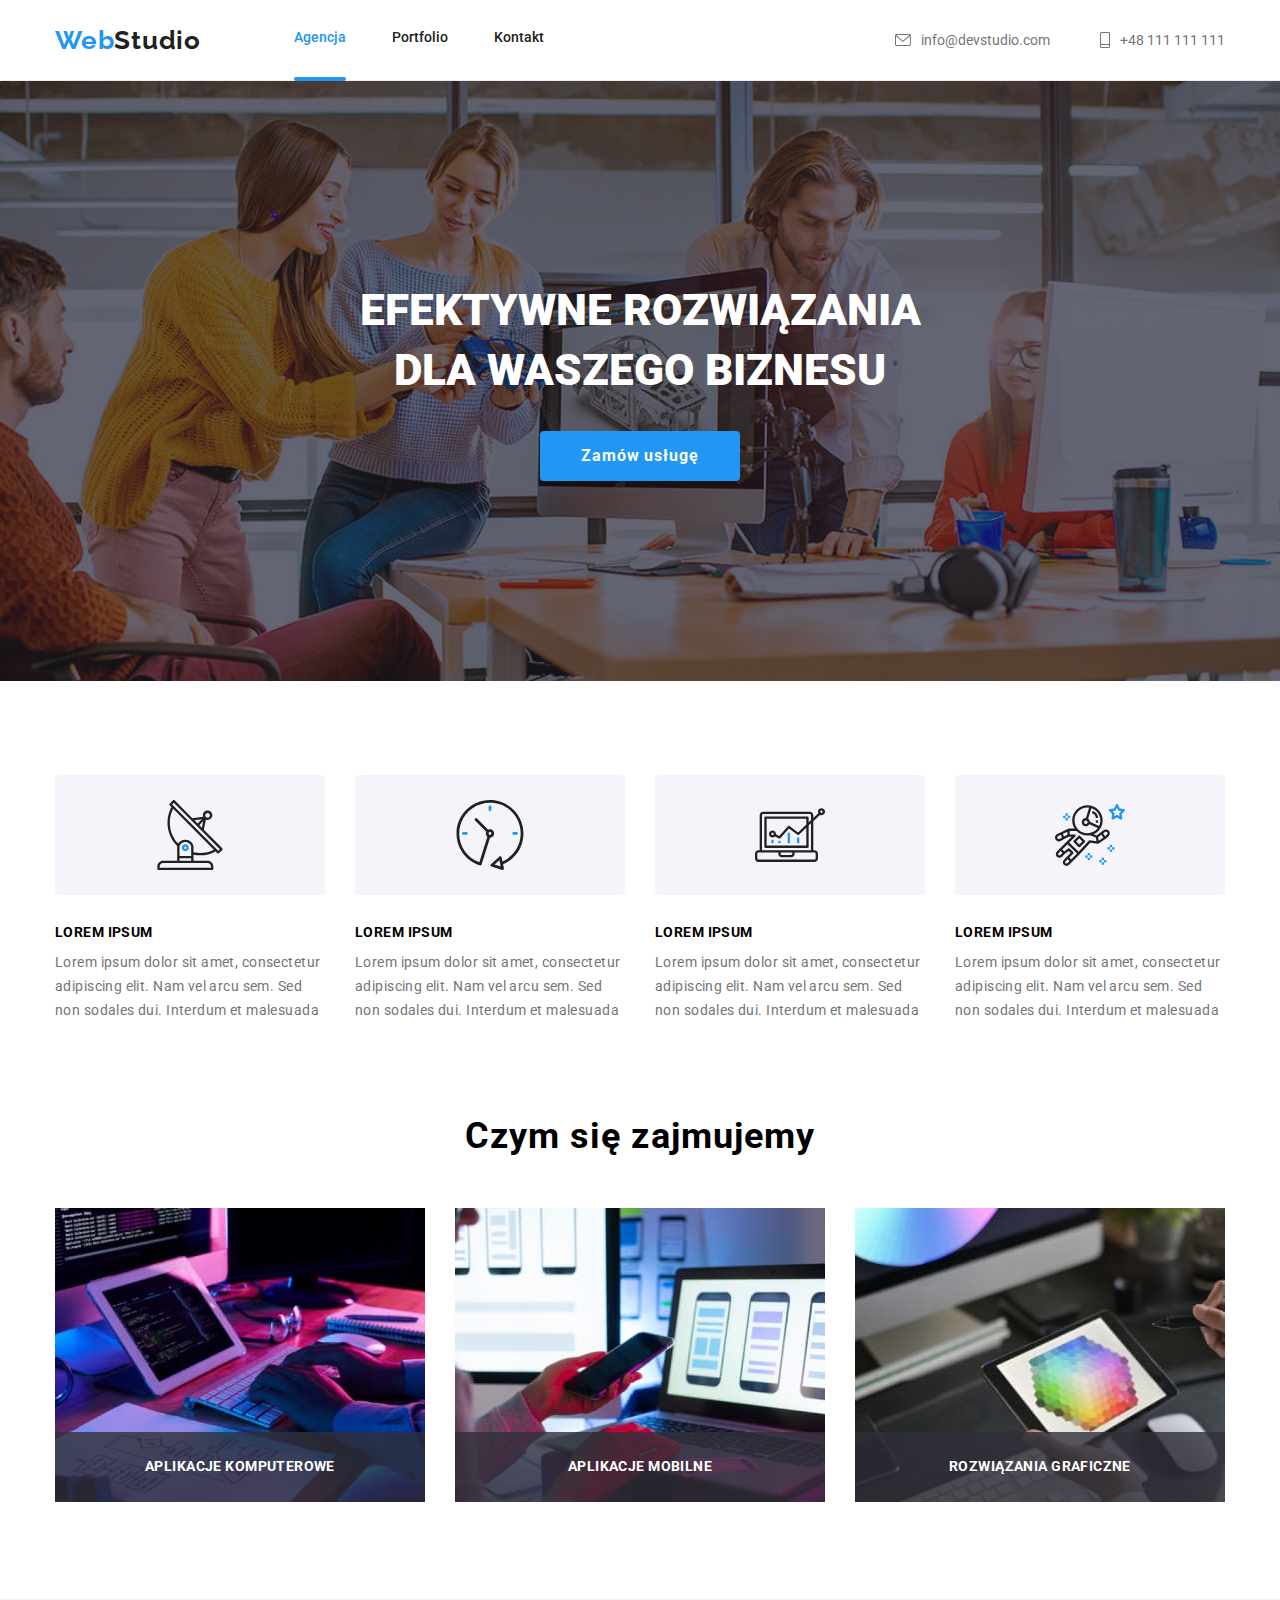
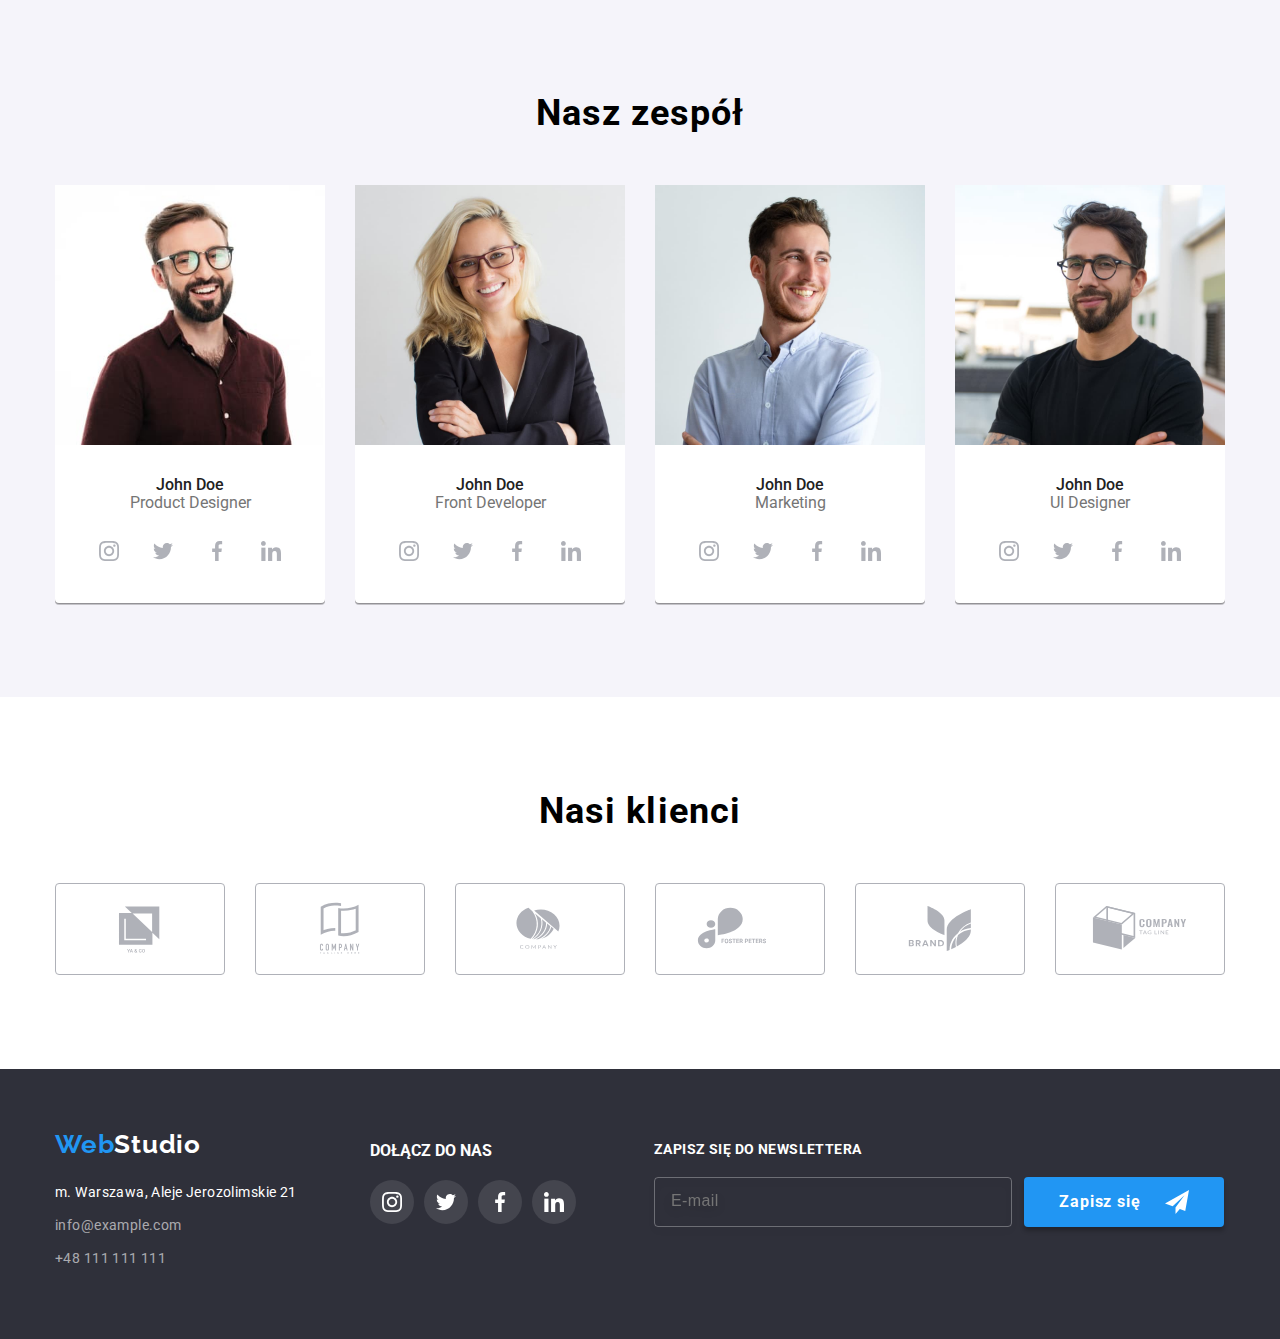
<file: index.html>
<!DOCTYPE html>
<html lang="en">
  <head>
    <meta charset="UTF-8" />
    <meta http-equiv="X-UA-Compatible" content="IE=edge" />
    <meta name="viewport" content="width=device-width, initial-scale=1.0" />
    <title>WebStudio</title>
    <link rel="preconnect" href="https://fonts.googleapis.com" />
    <link rel="preconnect" href="https://fonts.gstatic.com" crossorigin />
    <link
      href="https://fonts.googleapis.com/css2?family=Raleway:wght@700&family=Roboto:wght@400;500;700;900&display=swap"
      rel="stylesheet"
    />
    <link rel="stylesheet" href="./css/main.min.css" />
  </head>
  <body>
    <header class="header">
      <div class="container header-section">
            <a href="./index.html" class="logo header-section__logo">
              <span class="logo__color">Web</span>
              Studio
            </a>
            <nav>
            <ul class="navigation">
              <li class="navigation__item">
                <a href="./index.html" class="navigation__link navigation__link--active">agencja</a>
              </li>
              <li class="navigation__item">
                <a href="./portfolio.html" class="navigation__link">portfolio</a>
              </li>
              <li class="navigation__item">
                <a href="" class="navigation__link">kontakt</a>
              </li>
            </ul>
          </nav>
          <ul class="contact">
            <li class="contact__item">
              <a href="mailto:info@devstudio.com" class="contact__link">
                <svg class="contact__icon contact__icon--envelope">
                  <use href="./images/icons.svg#icon-envelope"></use>
                </svg>
                info@devstudio.com
              </a>
            </li>
            <li class="contact__item">
              <a href="tel:+48111111111" class="contact__link">
                <svg class="contact__icon contact__icon--smartphone">
                  <use href="./images/icons.svg#icon-smartphone"></use>
                </svg>
                +48 111 111 111
              </a>
            </li>
          </ul>
      </div>
    </header>
    <main>
      <section class="banner">
        <h1 class="banner__title">
          EFEKTYWNE ROZWIĄZANIA
          <br />
          DLA WASZEGO BIZNESU
        </h1>
        <button type="button" class="button button--banner" data-modal-open>
          Zamów usługę
        </button>
      </section>
      <section class="container section">
        <ul class="article">
          <li class="article__list">
            <div class="article__thumbnail">
              <svg class="article__icon">
                <use href="./images/icons.svg#icon-antenna"></use>
              </svg>
            </div>
            <h3 class="article__title">LOREM IPSUM</h3>
            <p class="article__text">
              Lorem ipsum dolor sit amet, consectetur adipiscing elit. Nam vel
              arcu sem. Sed non sodales dui. Interdum et malesuada
            </p>
          </li>

          <li class="article__list">
            <div class="article__thumbnail">
              <svg class="article__icon">
                <use href="./images/icons.svg#icon-clock"></use>
              </svg>
            </div>
            <h3 class="article__title">LOREM IPSUM</h3>
            <p class="article__text">
              Lorem ipsum dolor sit amet, consectetur adipiscing elit. Nam vel
              arcu sem. Sed non sodales dui. Interdum et malesuada
            </p>
          </li>
          <li class="article__list">
            <div class="article__thumbnail">
              <svg class="article__icon">
                <use href="./images/icons.svg#icon-diagram"></use>
              </svg>
            </div>
            <h3 class="article__title">LOREM IPSUM</h3>
            <p class="article__text">
              Lorem ipsum dolor sit amet, consectetur adipiscing elit. Nam vel
              arcu sem. Sed non sodales dui. Interdum et malesuada
            </p>
          </li>
          <li class="article__list">
            <div class="article__thumbnail">
              <svg class="article__icon">
                <use href="./images/icons.svg#icon-astronaut"></use>
              </svg>
            </div>
            <h3 class="article__title">LOREM IPSUM</h3>
            <p class="article__text">
              Lorem ipsum dolor sit amet, consectetur adipiscing elit. Nam vel
              arcu sem. Sed non sodales dui. Interdum et malesuada
            </p>
          </li>
        </ul>
      </section>
      <section class="about container section">
        <h2 class="section__title">Czym się zajmujemy</h2>
        <ul class="about__list">
          <li class="about__item">
            <img
              src="images/box1.jpg"
              alt="Pisanie kodu"
              width="370"
              height="294"
            />
            <div class="about__overlay">aplikacje komputerowe</div>
          </li>
          <li class="about__item">
            <img
              src="images/box2.jpg"
              alt="Projektowanie układu"
              width="370"
              height="294"
            />
            <div class="about__overlay">aplikacje mobilne</div>
          </li>
          <li class="about__item">
            <img
              src="images/box3.jpg"
              alt="Projektowanie grafiki"
              width="370"
              height="294"
            />
            <div class="about__overlay">rozwiązania graficzne</div>
          </li>
        </ul>
      </section>
      <section class="section us">
        <div class="container">
          <h2 class="section__title">Nasz zespół</h2>
          <ul class="section__list">
            <li class="us__item">
              <figure class="us__picture">
                <img
                  class="us__img"
                  src="images/person1.jpg"
                  alt="zdjęcie John Doe"
                  width="270"
                  height="260"
                />
                <figcaption>
                  <h3 class="us__name">John Doe</h3>
                  <p class="us__role">Product Designer</p>
                  <ul class="social__list social__list--team">
                    <li class="social__item">
                      <a class="social__link social__link--team" href="#">
                        <svg class="social__icon">
                          <use href="./images/icons.svg#icon-instagram"></use>
                        </svg>
                      </a>
                    </li>
                    <li class="social__item">
                      <a class="social__link social__link--team" href="#">
                        <svg class="social__icon">
                          <use href="./images/icons.svg#icon-twitter"></use>
                        </svg>
                      </a>
                    </li>
                    <li class="social__item">
                      <a class="social__link social__link--team" href="#">
                        <svg class="social__icon">
                          <use href="./images/icons.svg#icon-facebook"></use>
                        </svg>
                      </a>
                    </li>
                    <li class="social__item">
                      <a class="social__link social__link--team" href="#">
                        <svg class="social__icon">
                          <use href="./images/icons.svg#icon-linkedin"></use>
                        </svg>
                      </a>
                    </li>
                  </ul>
                </figcaption>
              </figure>
            </li>
            <li class="us__item">
              <figure class="us__picture">
                <img
                  class="us__img"
                  src="images/person2.jpg"
                  alt="zdjęcie John Doe"
                  width="270"
                  height="260"
                />
                <figcaption>
                  <h3 class="us__name">John Doe</h3>
                  <p class="us__role">Front Developer</p>
                  <ul class="social__list social__list--team">
                    <li class="social__item">
                      <a class="social__link social__link--team" href="#">
                        <svg class="social__icon">
                          <use href="./images/icons.svg#icon-instagram"></use>
                        </svg>
                      </a>
                    </li>
                    <li class="social__item">
                      <a class="social__link social__link--team" href="#">
                        <svg class="social__icon">
                          <use href="./images/icons.svg#icon-twitter"></use>
                        </svg>
                      </a>
                    </li>
                    <li class="social__item">
                      <a class="social__link social__link--team" href="#">
                        <svg class="social__icon">
                          <use href="./images/icons.svg#icon-facebook"></use>
                        </svg>
                      </a>
                    </li>
                    <li class="social__item">
                      <a class="social__link social__link--team" href="#">
                        <svg class="social__icon">
                          <use href="./images/icons.svg#icon-linkedin"></use>
                        </svg>
                      </a>
                    </li>
                  </ul>
                </figcaption>
              </figure>
            </li>
            <li class="us__item">
              <figure class="us__picture">
                <img
                  class="us__img"
                  src="images/person3.jpg"
                  alt="zdjęcie John Doe"
                  width="270"
                  height="260"
                />
                <figcaption>
                  <h3 class="us__name">John Doe</h3>
                  <p class="us__role">Marketing</p>
                  <ul class="social__list social__list--team">
                    <li class="social__item">
                      <a class="social__link social__link--team" href="#">
                        <svg class="social__icon">
                          <use href="./images/icons.svg#icon-instagram"></use>
                        </svg>
                      </a>
                    </li>
                    <li class="social__item">
                      <a class="social__link social__link--team" href="#">
                        <svg class="social__icon">
                          <use href="./images/icons.svg#icon-twitter"></use>
                        </svg>
                      </a>
                    </li>
                    <li class="social__item">
                      <a class="social__link social__link--team" href="#">
                        <svg class="social__icon">
                          <use href="./images/icons.svg#icon-facebook"></use>
                        </svg>
                      </a>
                    </li>
                    <li class="social__item">
                      <a class="social__link social__link--team" href="#">
                        <svg class="social__icon">
                          <use href="./images/icons.svg#icon-linkedin"></use>
                        </svg>
                      </a>
                    </li>
                  </ul>
                </figcaption>
              </figure>
            </li>
            <li class="us__item">
              <figure class="us__picture">
                <img
                  class="us__img"
                  src="images/person4.jpg"
                  alt="zdjęcie John Doe"
                  width="270"
                  height="260"
                />
                <figcaption>
                  <h3 class="us__name">John Doe</h3>
                  <p class="us__role">UI Designer</p>
                  <ul class="social__list social__list--team">
                    <li class="social__item">
                      <a class="social__link social__link--team" href="#">
                        <svg class="social__icon">
                          <use href="./images/icons.svg#icon-instagram"></use>
                        </svg>
                      </a>
                    </li>
                    <li class="social__item">
                      <a class="social__link social__link--team" href="#">
                        <svg class="social__icon">
                          <use href="./images/icons.svg#icon-twitter"></use>
                        </svg>
                      </a>
                    </li>
                    <li class="social__item">
                      <a class="social__link social__link--team" href="#">
                        <svg class="social__icon">
                          <use href="./images/icons.svg#icon-facebook"></use>
                        </svg>
                      </a>
                    </li>
                    <li class="social__item">
                      <a class="social__link social__link--team" href="#">
                        <svg class="social__icon">
                          <use href="./images/icons.svg#icon-linkedin"></use>
                        </svg>
                      </a>
                    </li>
                  </ul>
                </figcaption>
              </figure>
            </li>
          </ul>
        </div>
      </section>
      <section class="clients section">
        <div class="container">
          <h2 class="section__title">Nasi klienci</h2>
          <ul class="section__list">
            <li class="clients__item">
              <a class="clients__link" href="#">
                <svg class="clients__logo">
                  <use href="./images/icons.svg#icon-logo1"></use>
                </svg>
              </a>
            </li>
            <li class="clients__item">
              <a class="clients__link" href="#">
                <svg class="clients__logo">
                  <use href="./images/icons.svg#icon-logo2"></use>
                </svg>
              </a>
            </li>
            <li class="clients__item">
              <a class="clients__link" href="#">
                <svg class="clients__logo">
                  <use href="./images/icons.svg#icon-logo3"></use>
                </svg>
              </a>
            </li>
            <li class="clients__item">
              <a class="clients__link" href="#">
                <svg class="clients__logo">
                  <use href="./images/icons.svg#icon-logo4"></use>
                </svg>
              </a>
            </li>
            <li class="clients__item">
              <a class="clients__link" href="#">
                <svg class="clients__logo">
                  <use href="./images/icons.svg#icon-logo5"></use>
                </svg>
              </a>
            </li>
            <li class="clients__item">
              <a class="clients__link" href="#">
                <svg class="clients__logo">
                  <use href="./images/icons.svg#icon-logo6"></use>
                </svg>
              </a>
            </li>
          </ul>
        </div>
      </section>
    </main>
    <!-- FOOTER -->
    <footer class="footer">
      <section class="container footer-section">
        <div class="footer-contact">
          <a href="./index.html" class="logo footer-section__logo">
            <span class="logo__color">Web</span>
            Studio
          </a>
          <address>
            <ul class="section__list footer-contact__list">
              <li class="footer-contact__item">m. Warszawa, Aleje Jerozolimskie 21</li>
              <li class="footer-contact__item">
                <a href="mailto:info@example.com" class="footer-contact__link">
                  info@example.com
                </a>
              </li>
              <li class="footer-contact__item">
                <a href="tel:+48111111111" class="footer-contact__link">
                  +48 111 111 111
                </a>
              </li>
            </ul>
          </address>
        </div>
        <div class="footer-social">
          <h3 class="footer-social__title">dołącz do nas</h3>
          <ul class="social__list">
            <li class="footer-social__item">
              <a class="social__link social__link--footer" href="#">
                <svg class="social__icon social__icon--footer">
                  <use href="./images/icons.svg#icon-instagram"></use>
                </svg>
              </a>
            </li>
            <li class="footer-social__item">
              <a class="social__link social__link--footer" href="#">
                <svg class="social__icon social__icon--footer">
                  <use href="./images/icons.svg#icon-twitter"></use>
                </svg>
              </a>
            </li>
            <li class="footer-social__item">
              <a class="social__link social__link--footer" href="#">
                <svg class="social__icon social__icon--footer">
                  <use href="./images/icons.svg#icon-facebook"></use>
                </svg>
              </a>
            </li>
            <li class="footer-social__item">
              <a class="social__link social__link--footer" href="#">
                <svg class="social__icon social__icon--footer">
                  <use href="./images/icons.svg#icon-linkedin"></use>
                </svg>
              </a>
            </li>
          </ul>
        </div>
        <div class="newsletter">
          <h3 class="newsletter__title">zapisz się do newslettera</h3>
          <div>
            <form class="newsletter__form" name="formularz-newslettera" autocomplete="on" action="http://localhost:3000/posts"
          method="POST">
              <input 
              class="newsletter__box"
              type="email" name="email" placeholder="E-mail" required/>
              <button class="button button--newsletter" type="submit">
                Zapisz się
                <svg class="newsletter__icon">
                  <use href="./images/icons.svg#icon-send"></use>
                </svg>
              </button>
            </form>
          </div>
        </div>
      </section>
    </footer>
    <!-- OKNO MODALNE -->
    <div class="backdrop is-hidden" data-modal>
      <div class="modal">
        <button type="button" class="close-btn" data-modal-close>X</button>
        <h3 class="sign-up__title">Zostaw swoje dane w formularzu poniżej</h3>
        <form
          class="sign-up__form"
          name="sign-up-form"
          action="http://localhost:3000/posts"
          method="POST"
          autocomplete="on"
        >
          <label class="sign-up__box" for="user-name">
            Imie<input class="sign-up__area"id="user-name" type="text" name="name" />
            <svg class="sign-up__icon sign-up__icon--user">
              <use href="./images/icons.svg#icon-person-black"></use>
            </svg>
            
          </label>

          <label class="sign-up__box" for="user-phone">
            Telefon
            <svg class="sign-up__icon sign-up__icon--phone">
              <use href="./images/icons.svg#icon-phone-black"></use>
            </svg><input class="sign-up__area" id="user-phone" type="tel" name="phone-number" />
          </label>

          
          <label class="sign-up__box" for="user-email">
            Email
            <svg class="sign-up__icon sign-up__icon--email">
              <use href="./images/icons.svg#icon-email-black"></use>
            </svg> <input class="sign-up__area" id="user-email" type="email" name="email" />
          </label>

         
          <label class="sign-up__box">
            Komentarz
            <textarea class="sign-up__feedback"
              name="feedback"
              rows="6"
              placeholder="Wprowadź tekst"
            ></textarea>
          </label>

          <div>
            <input
              class="policy__checkbox"
              id="user-policy"
              type="checkbox"
              required
            />
            <label for="user-policy" class="policy__text">
              Oświadczam iż akceptuję&nbsp;
              <a class="policy__link" href="#">Regulamin</a>
              &nbsp;i&nbsp;
              <a class="policy__link" href="#">Politykę Prywatności.</a>
            </label>
          </div>
          <button class="button button--policy"type="submit">Wyślij</button>
        </form>
      </div>
    </div>
    <script src="./js/modal.js"></script>
  </body>
</html>
</file>
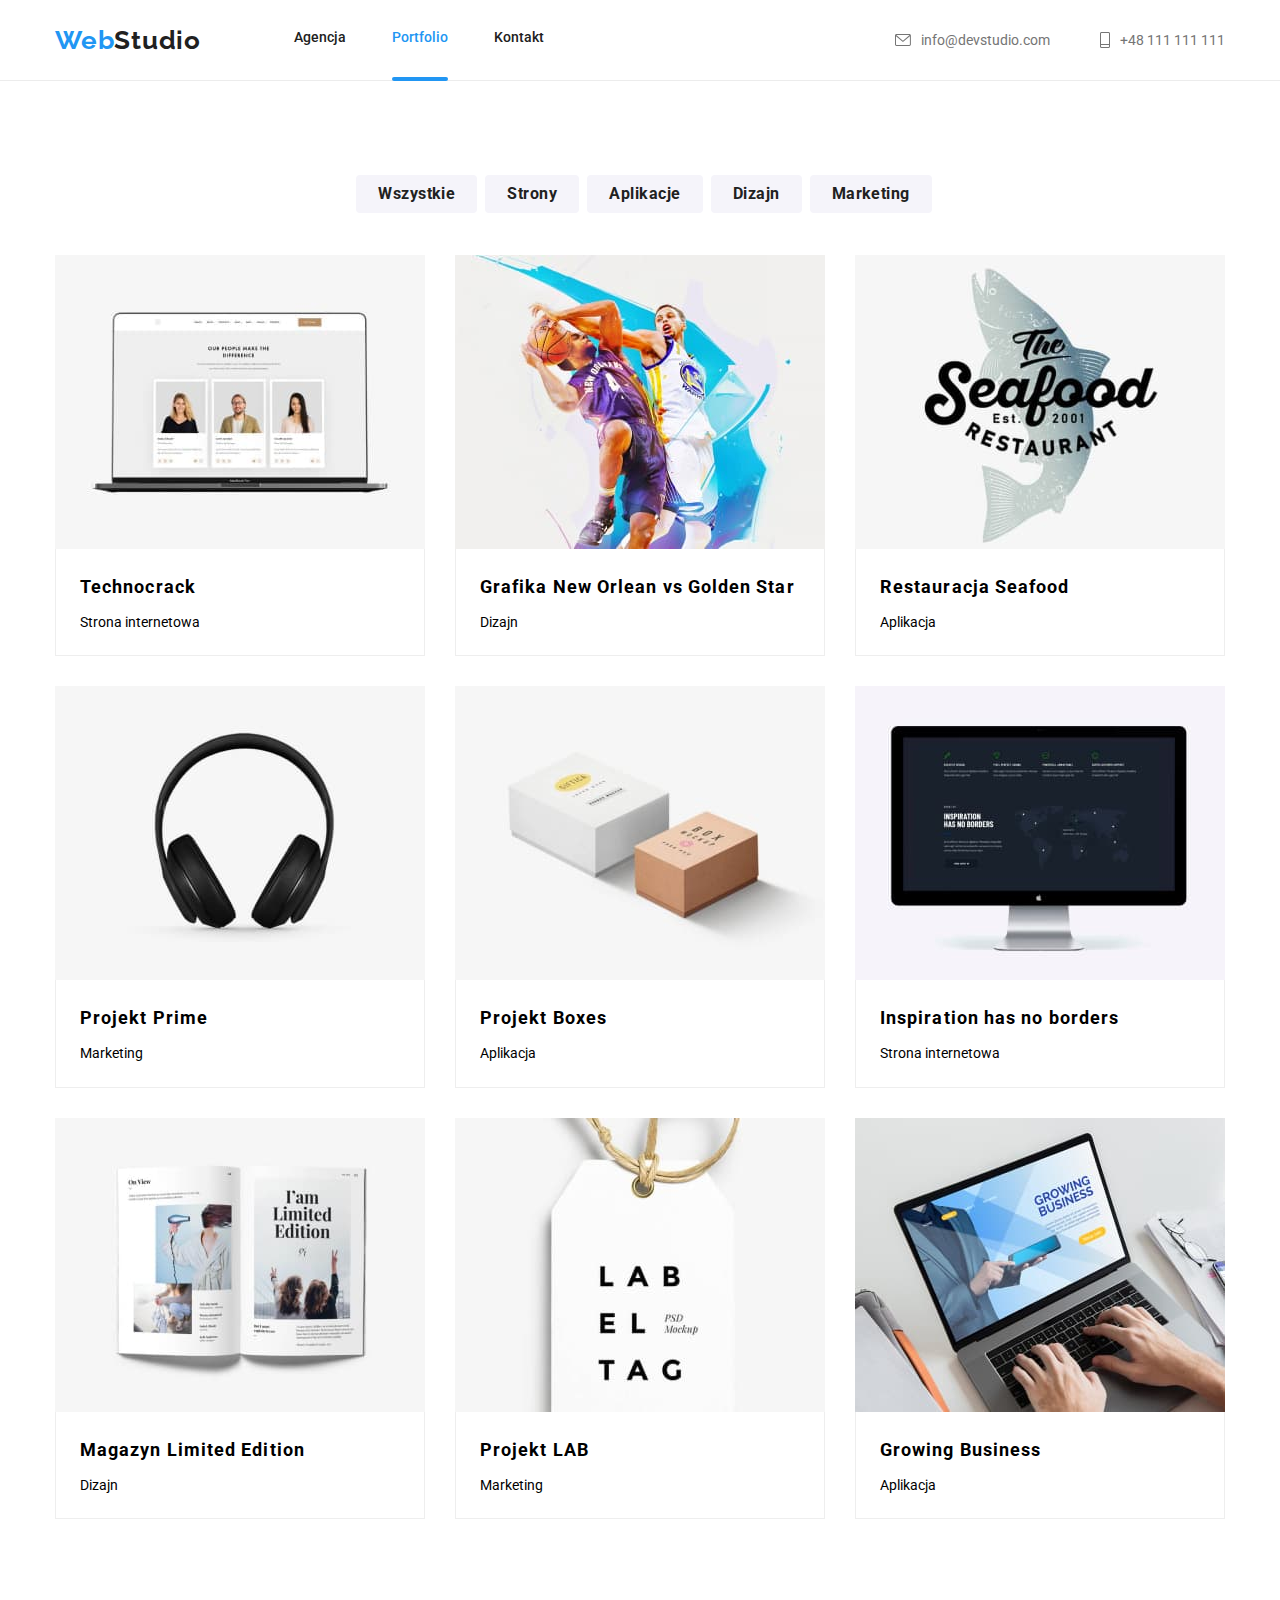
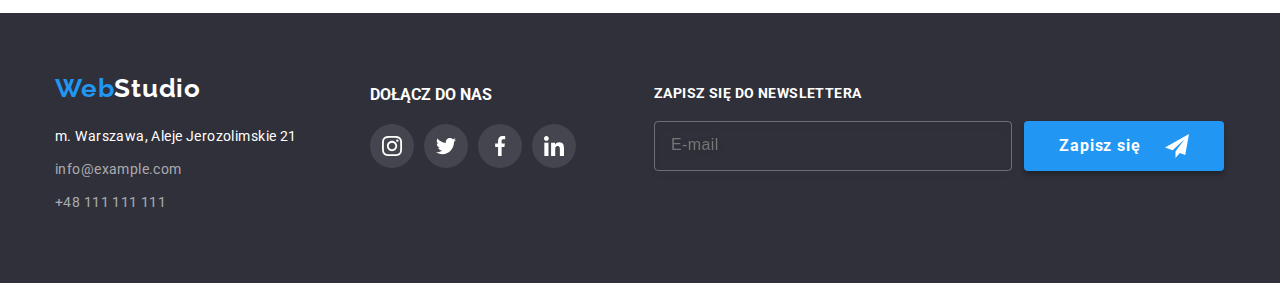
<file: portfolio.html>
<!DOCTYPE html>
<html lang="en">
  <head>
    <meta charset="UTF-8" />
    <meta http-equiv="X-UA-Compatible" content="IE=edge" />
    <meta name="viewport" content="width=device-width, initial-scale=1.0" />
    <title>Portfolio</title>
    <link rel="preconnect" href="https://fonts.googleapis.com" />
    <link rel="preconnect" href="https://fonts.gstatic.com" crossorigin />
    <link
      href="https://fonts.googleapis.com/css2?family=Raleway:wght@700&family=Roboto:wght@400;500;700;900&display=swap"
      rel="stylesheet"
    />
    <link rel="stylesheet" href="./css/main.min.css" />
  </head>
  <body>
    <header class="header">
      <div class="container header-section">
            <a href="./index.html" class="logo header-section__logo">
              <span class="logo__color">Web</span>
              Studio
            </a>
            <nav>
            <ul class="navigation">
              <li class="navigation__item">
                <a href="./index.html" class="navigation__link">agencja</a>
              </li>
              <li class="navigation__item">
                <a href="./portfolio.html" class="navigation__link navigation__link--active">portfolio</a>
              </li>
              <li class="navigation__item">
                <a href="" class="navigation__link">kontakt</a>
              </li>
            </ul>
          </nav>
          <ul class="contact">
            <li class="contact__item">
              <a href="mailto:info@devstudio.com" class="contact__link">
                <svg class="contact__icon contact__icon--envelope">
                  <use href="./images/icons.svg#icon-envelope"></use>
                </svg>
                info@devstudio.com
              </a>
            </li>
            <li class="contact__item">
              <a href="tel:+48111111111" class="contact__link">
                <svg class="contact__icon contact__icon--smartphone">
                  <use href="./images/icons.svg#icon-smartphone"></use>
                </svg>
                +48 111 111 111
              </a>
            </li>
          </ul>
      </div>
    </header>
    <main>
      <div class="container">
        <div class="section">
          <div>
            <ul class="filter__list">
              <li class="filter__item">
                <button type="button" class="button button--filter">
                  Wszystkie
                </button>
              </li>
              <li class="filter__item">
                <button type="button" class="button button--filter">Strony</button>
              </li>
              <li class="filter__item">
                <button type="button" class="button button--filter">
                  Aplikacje
                </button>
              </li>
              <li class="filter__item">
                <button type="button" class="button button--filter">Dizajn</button>
              </li>
              <li class="filter__item">
                <button type="button" class="button button--filter">
                  Marketing
                </button>
              </li>
            </ul>
          </div>
          <section>
            <ul class="offer__list">
              <li class="offer__item">
                <figure class="offer__picture">
                  <img
                    class="offer__img"
                    src="images/portfolio1.jpg"
                    alt="zdjęcie laptopa"
                    width="370"
                    height="294"
                  />
                  <div class="offer__overlay">
                    <p class="offer__overlay-text">
                      Technocrack jest popularną platformą wykorzystywaną do
                      rozpowszechniania koronawirusa. Firmy wykorzystują tę
                      platformę do celów szpiegowskich i ataków na
                      niezabezpieczone serwery konkurencji
                    </p>
                  </div>
                  <figcaption class="offer__text">
                    <h3 class="offer__title">Technocrack</h3>
                    <p class="offer__category">Strona internetowa</p>
                  </figcaption>
                </figure>
              </li>
              <li class="offer__item">
                <figure class="offer__picture">
                  <img
                    class="offer__img"
                    src="images/portfolio2.jpg"
                    alt="zdjęcie koszykarzy"
                    width="370"
                    height="294"
                  />
                  <div class="offer__overlay">
                    <p class="offer__overlay-text">
                      Lorem ipsum dolor sit amet, consectetur adipiscing elit.
                      Nam vel arcu sem. Sed non sodales dui. Interdum et
                      malesuada
                    </p>
                  </div>
                  <figcaption class="offer__text">
                    <h3 class="offer__title">
                      Grafika New Orlean vs Golden Star
                    </h3>
                    <p class="offer__category">Dizajn</p>
                  </figcaption>
                </figure>
              </li>
              <li class="offer__item">
                <figure class="offer__picture">
                  <img
                    class="offer__img"
                    src="images/portfolio3.jpg"
                    alt="zdjęcie logo restauracji"
                    width="370"
                    height="294"
                  />
                  <div class="offer__overlay">
                    <p class="offer__overlay-text">
                      Lorem ipsum dolor sit amet, consectetur adipiscing elit.
                      Nam vel arcu sem. Sed non sodales dui. Interdum et
                      malesuada
                    </p>
                  </div>
                  <figcaption class="offer__text">
                    <h3 class="offer__title">Restauracja Seafood</h3>
                    <p class="offer__category">Aplikacja</p>
                  </figcaption>
                </figure>
              </li>
              <li class="offer__item">
                <figure class="offer__picture">
                  <img
                    class="offer__img"
                    src="images/portfolio4.jpg"
                    alt="zdjęcie słuchawek"
                    width="370"
                    height="294"
                  />
                  <div class="offer__overlay">
                    <p class="offer__overlay-text">
                      Lorem ipsum dolor sit amet, consectetur adipiscing elit.
                      Nam vel arcu sem. Sed non sodales dui. Interdum et
                      malesuada
                    </p>
                  </div>
                  <figcaption class="offer__text">
                    <h3 class="offer__title">Projekt Prime</h3>
                    <p class="offer__category">Marketing</p>
                  </figcaption>
                </figure>
              </li>
              <li class="offer__item">
                <figure class="offer__picture">
                  <img
                    class="offer__img"
                    src="images/portfolio5.jpg"
                    alt="zdjęcie pudełek"
                    width="370"
                    height="294"
                  />
                  <div class="offer__overlay">
                    <p class="offer__overlay-text">
                      Lorem ipsum dolor sit amet, consectetur adipiscing elit.
                      Nam vel arcu sem. Sed non sodales dui. Interdum et
                      malesuada
                    </p>
                  </div>
                  <figcaption class="offer__text">
                    <h3 class="offer__title">Projekt Boxes</h3>
                    <p class="offer__category">Aplikacja</p>
                  </figcaption>
                </figure>
              </li>
              <li class="offer__item">
                <figure class="offer__picture">
                  <img
                    class="offer__img"
                    src="images/portfolio6.jpg"
                    alt="zdjęcie monitora"
                    width="370"
                    height="294"
                  />
                  <div class="offer__overlay">
                    <p class="offer__overlay-text">
                      Lorem ipsum dolor sit amet, consectetur adipiscing elit.
                      Nam vel arcu sem. Sed non sodales dui. Interdum et
                      malesuada
                    </p>
                  </div>
                  <figcaption class="offer__text">
                    <h3 class="offer__title">Inspiration has no borders</h3>
                    <p class="offer__category">Strona internetowa</p>
                  </figcaption>
                </figure>
              </li>
              <li class="offer__item">
                <figure class="offer__picture">
                  <img
                    class="offer__img"
                    src="images/portfolio7.jpg"
                    alt="zdjęcie magazynu"
                    width="370"
                    height="294"
                  />
                  <div class="offer__overlay">
                    <p class="offer__overlay-text">
                      Lorem ipsum dolor sit amet, consectetur adipiscing elit.
                      Nam vel arcu sem. Sed non sodales dui. Interdum et
                      malesuada
                    </p>
                  </div>
                  <figcaption class="offer__text">
                    <h3 class="offer__title">Magazyn Limited Edition</h3>
                    <p class="offer__category">Dizajn</p>
                  </figcaption>
                </figure>
              </li>
              <li class="offer__item">
                <figure class="offer__picture">
                  <img
                    class="offer__img"
                    src="images/portfolio8.jpg"
                    alt="zdjęcie etykiety"
                    width="370"
                    height="294"
                  />
                  <div class="offer__overlay">
                    <p class="offer__overlay-text">
                      Lorem ipsum dolor sit amet, consectetur adipiscing elit.
                      Nam vel arcu sem. Sed non sodales dui. Interdum et
                      malesuada
                    </p>
                  </div>
                  <figcaption class="offer__text">
                    <h3 class="offer__title">Projekt LAB</h3>
                    <p class="offer__category">Marketing</p>
                  </figcaption>
                </figure>
              </li>
              <li class="offer__item">
                <figure class="offer__picture">
                  <img
                    class="offer__img"
                    src="images/portfolio9.jpg"
                    alt="zdjęcie laptopa2"
                    width="370"
                    height="294"
                  />
                  <div class="offer__overlay">
                    <p class="offer__overlay-text">
                      Lorem ipsum dolor sit amet, consectetur adipiscing elit.
                      Nam vel arcu sem. Sed non sodales dui. Interdum et
                      malesuada
                    </p>
                  </div>
                  <figcaption class="offer__text">
                    <h3 class="offer__title">Growing Business</h3>
                    <p class="offer__category">Aplikacja</p>
                  </figcaption>
                </figure>
              </li>
            </ul>
          </section>
        </div>
      </div>
    </main>
    <footer class="footer">
      <section class="container footer-section">
        <div class="footer-contact">
          <a href="./index.html" class="logo footer-section__logo">
            <span class="logo__color">Web</span>
            Studio
          </a>
          <address>
            <ul class="section__list footer-contact__list">
              <li class="footer-contact__item">m. Warszawa, Aleje Jerozolimskie 21</li>
              <li class="footer-contact__item">
                <a href="mailto:info@example.com" class="footer-contact__link">
                  info@example.com
                </a>
              </li>
              <li class="footer-contact__item">
                <a href="tel:+48111111111" class="footer-contact__link">
                  +48 111 111 111
                </a>
              </li>
            </ul>
          </address>
        </div>
        <div class="footer-social">
          <h3 class="footer-social__title">dołącz do nas</h3>
          <ul class="social__list">
            <li class="footer-social__item">
              <a class="social__link social__link--footer" href="#">
                <svg class="social__icon social__icon--footer">
                  <use href="./images/icons.svg#icon-instagram"></use>
                </svg>
              </a>
            </li>
            <li class="footer-social__item">
              <a class="social__link social__link--footer" href="#">
                <svg class="social__icon social__icon--footer">
                  <use href="./images/icons.svg#icon-twitter"></use>
                </svg>
              </a>
            </li>
            <li class="footer-social__item">
              <a class="social__link social__link--footer" href="#">
                <svg class="social__icon social__icon--footer">
                  <use href="./images/icons.svg#icon-facebook"></use>
                </svg>
              </a>
            </li>
            <li class="footer-social__item">
              <a class="social__link social__link--footer" href="#">
                <svg class="social__icon social__icon--footer">
                  <use href="./images/icons.svg#icon-linkedin"></use>
                </svg>
              </a>
            </li>
          </ul>
        </div>
        <div class="newsletter">
          <h3 class="newsletter__title">zapisz się do newslettera</h3>
          <div>
            <form class="newsletter__form" name="formularz-newslettera" autocomplete="on" action="http://localhost:3000/posts"
          method="POST">
              <input 
              class="newsletter__box"
              type="email" name="email" placeholder="E-mail" required/>
              <button class="button button--newsletter" type="submit">
                Zapisz się
                <svg class="newsletter__icon">
                  <use href="./images/icons.svg#icon-send"></use>
                </svg>
              </button>
            </form>
          </div>
        </div>
      </section>
    </footer>
  </body>
</html>
</file>
<file: css/main.min.css>
:root{--main-font-color: #212121;--brand-color: #2196f3;--bg-color: #f5f4fa;--icon-color: #afb1b8;--footer-bg: #2f303a}.is-hidden{opacity:0;visibility:hidden;pointer-events:none}*{margin:0px;padding:0px;box-sizing:border-box}*::before,*::after{box-sizing:border-box}body{font-family:"Roboto",sans-serif;font-size:14px}ul,ol{list-style:none;margin:0px;padding:0px}a{text-decoration:none}.section{padding-top:94px;padding-bottom:94px}.section__title{font-size:36px;line-height:1.16;display:flex;justify-content:center;margin:0;padding-bottom:50px;letter-spacing:.03em}.section__list{display:flex;justify-content:space-between}.container{max-width:1200px;width:100%;margin:0 auto;padding-right:15px;padding-left:15px;align-items:center}.backdrop{position:fixed;left:0;top:0;width:100%;height:100%;background-color:rgba(0,0,0,.1);transition:250ms cubic-bezier(0.4, 0, 0.2, 1);transition-property:opacity,visibility}.modal{position:absolute;top:50%;left:50%;transform:translate(-50%, -50%);width:528px;min-height:581px;background-color:#fff;box-shadow:0px 1px 3px rgba(0,0,0,.12),0px 1px 1px rgba(0,0,0,.14),0px 2px 1px rgba(0,0,0,.2);border-radius:4px;padding:40px}.sign-up__title{font-size:20px;line-height:23px;text-align:center;letter-spacing:.03em;padding-bottom:12px}.sign-up__form{display:flex;flex-direction:column}.sign-up__box{font-size:12px;line-height:14px;letter-spacing:.01em;color:#757575}.sign-up__area{width:448px;height:40px;border:1px solid rgba(33,33,33,.2);border-radius:4px;margin-bottom:10px;margin-top:4px;padding-left:42px;transition:250ms cubic-bezier(0.4, 0, 0.2, 1);transition-property:border,fill}.sign-up__area:hover{border:1px solid var(--brand-color)}.sign-up__area:focus-visible{outline:none;border:1px solid var(--brand-color)}.sign-up__feedback{display:flex;resize:none;width:448px;border:1px solid rgba(33,33,33,.2);border-radius:4px;margin-top:4px;margin-bottom:20px;padding-left:16px;padding-top:12px;transition:250ms cubic-bezier(0.4, 0, 0.2, 1);transition-property:border}.sign-up__feedback:hover{border:1px solid var(--brand-color)}.sign-up__feedback:focus-visible{outline:none;border:1px solid var(--brand-color)}.sign-up__feedback::placeholder{font-size:12px;line-height:14px;letter-spacing:.01em;color:rgba(117,117,117,.5)}.sign-up__icon{position:absolute;left:55px;fill:#000}.sign-up__icon--user{top:107px;width:12px;height:12px}.sign-up__icon--phone{top:174px;width:13px;height:13px}.sign-up__icon--email{top:243px;width:15px;height:12px}.sign-up__box:focus-within svg{fill:var(--brand-color)}.close-btn{position:absolute;top:8px;right:8px;width:30px;height:30px;background-color:#fff;border:1px solid rgba(0,0,0,.1);border-radius:50%;cursor:pointer}.policy__checkbox{width:auto;position:absolute;opacity:0}.policy__link{color:var(--brand-color)}.policy__text{display:flex;justify-content:center;align-items:center;line-height:24px;letter-spacing:.03em;color:#757575}.policy__text::before{content:"";display:inline-block;margin-left:0;margin-right:9px;height:16px;width:16px;border:1px solid rgba(33,33,33,.2);border-radius:2px;cursor:pointer}.policy__checkbox:checked+.policy__text::before{border:none;background-color:var(--brand-color);background-repeat:no-repeat;background-position:center center;background-image:url([data-uri])}.header{background-color:#fff;border-bottom:1px solid #ececec}.banner{background-color:#2f303a;text-align:center;padding:200px 0;color:#fff;background-image:linear-gradient(rgba(47, 48, 58, 0.4), rgba(47, 48, 58, 0.4)),url("../images/mainbg.jpg");background-position:center;background-size:cover;background-repeat:no-repeat;max-width:1600px;align-items:center;margin:0 auto}.banner__title{font-weight:900;font-size:44px;line-height:1.36em;max-width:696px;text-transform:uppercase;margin:0 auto 30px}.article{display:flex;margin-left:-30px;margin-bottom:-30px}.about{padding-top:0}.us{background-color:var(--bg-color)}.footer{background-color:var(--footer-bg);color:#fff;padding-top:60px;padding-bottom:60px;font-style:normal;display:flex}.logo{font-family:"Raleway";font-weight:700;font-size:26px;line-height:31px;letter-spacing:.03em}.logo__color{color:var(--brand-color)}.header-section{display:flex;align-items:center;justify-content:center;height:80px}.header-section__logo{display:flex;margin-right:93px;color:var(--main-font-color)}.navigation{font-weight:500;line-height:1.14;display:flex;justify-content:space-between}.navigation__item{margin-right:46px}.navigation__link{color:var(--main-font-color);text-transform:capitalize;transition:color 250ms cubic-bezier(0.4, 0, 0.2, 1)}.navigation__link:hover,.navigation__link:focus{color:var(--brand-color)}.navigation__link--active{color:var(--brand-color)}.navigation__link--active::after{content:"";display:block;border-top:4px solid var(--brand-color);border-radius:2px;position:relative;top:31px;color:var(--brand-color)}.contact{display:flex;align-items:center;justify-content:flex-end;margin-left:auto}.contact__link{display:flex;align-items:center;color:#757575;text-decoration:none;transition:color 250ms cubic-bezier(0.4, 0, 0.2, 1)}.contact__link:hover,.contact__link:focus{color:var(--brand-color)}.contact__item:first-child{margin-right:50px}.contact__icon{fill:currentColor;margin-right:10px}.contact__icon--envelope{width:16px;height:12px}.contact__icon--smartphone{width:10px;height:36px}.article__list{max-width:270px;margin-bottom:30px;margin-left:30px}.article__title{text-transform:uppercase;margin-bottom:10px;font-weight:700;font-size:14px;line-height:1.14em;letter-spacing:.03em}.article__text{font-weight:400;font-size:14px;color:#757575;line-height:1.71em;letter-spacing:.03em}.article__thumbnail{display:flex;justify-content:center;width:100%;height:120px;padding:25px 0;border-radius:4px;margin-bottom:30px;background-color:var(--bg-color)}.article__icon{width:70px;height:70px}.about__list{display:flex;justify-content:space-between}.about__item{position:relative}.about__overlay{position:absolute;display:flex;width:370px;height:70px;background:rgba(47,48,58,.8);text-transform:uppercase;color:#fff;font-weight:700;font-size:14px;line-height:1.114;letter-spacing:.03em;align-items:center;justify-content:center;top:224px}.us__picture{margin:0;width:270px;background-color:#fff;border-bottom-right-radius:4px;border-bottom-left-radius:4px;box-shadow:0px 2px rgba(0,0,0,.2),0px 1px rgba(0,0,0,.14),0px 1px rgba(0,0,0,.12)}.us__img{display:block}.us__name{color:#212121;font-weight:500;padding-top:30px;line-height:1.17;text-align:center}.us__role{color:#757575;font-size:16px;padding-bottom:16px;line-height:1.17;text-align:center}.clients__link{display:flex;justify-content:center;align-items:center;width:170px;height:92px;border:1px solid #afb1b8;border-radius:4px;color:var(--icon-color);transition:250ms cubic-bezier(0.4, 0, 0.2, 1);transition-property:color,border}.clients__link:hover,.clients__link:focus{color:var(--brand-color);cursor:pointer;border:1px solid var(--brand-color)}.clients__logo{width:106px;height:60px;fill:currentColor}.social__list{display:flex;align-items:center;justify-content:space-between;gap:10px}.social__list--team{margin-left:32px;margin-right:32px;padding-bottom:30px}.social__icon{width:20px;height:20px}.social__icon--footer{fill:#fff}.social__link{display:flex;justify-content:center;align-items:center;width:44px;height:44px;border-radius:50%;transition:250ms cubic-bezier(0.4, 0, 0.2, 1)}.social__link--team{background-color:#fff;fill:var(--icon-color);transition-property:fill,background-color}.social__link--team:hover,.social__link--team:active{fill:#fff;background-color:var(--brand-color)}.social__link--footer{background-color:rgba(255,255,255,.1);transition-property:background-color}.social__link--footer:hover,.social__link--footer:active{background-color:var(--brand-color)}.footer-section{display:flex;align-items:flex-start}.footer-section__logo{display:flex;color:#fff;margin-bottom:20px;margin-right:93px}.footer-contact{min-width:245px}.footer-contact__item{display:flex;align-items:center;font-style:normal;font-size:14px;line-height:24px;letter-spacing:.03em;font-weight:400;color:#fff;margin-bottom:9px}.footer-contact__link{color:rgba(255,255,255,.6);text-decoration:none;transition:color 250ms cubic-bezier(0.4, 0, 0.2, 1)}.footer-contact__link:hover,.footer-contact__link:focus{color:#fff}.footer-contact__list{display:block}.footer-contact__list:last-child{margin-bottom:0}.footer-social{display:flex;flex-direction:column;justify-content:start;padding-left:70px;padding-top:12px}.footer-social__title{color:#fff;text-transform:uppercase;padding-bottom:20px}.newsletter{padding-left:78px;padding-top:12px;width:100%;display:flex;flex-direction:column;justify-content:start}.newsletter__form{display:flex}.newsletter__title{text-transform:uppercase;font-weight:700;font-size:14px;line-height:16px;letter-spacing:.03em;padding-bottom:20px}.newsletter__icon{margin-left:24px;width:24px;height:24px;fill:currentColor}.newsletter__box{height:50px;width:358px;border:1px solid rgba(255,255,255,.3);filter:drop-shadow(0px 4px 4px rgba(0, 0, 0, 0.15));border-radius:4px;background-color:rgba(0,0,0,0);color:rgba(255,255,255,.6);display:inline-flex;align-items:center;letter-spacing:.03em;padding:16px;margin-right:12px}.newsletter__box:focus{outline:none}.newsletter__box::placeholder{font-size:16px;line-height:1.25}.filter__list{display:flex;justify-content:center;margin-left:auto;margin-right:auto;padding-bottom:34px}.filter__item{margin-left:8px;margin-bottom:8px}.offer__list{display:flex;flex-wrap:wrap;margin-left:-30px;margin-bottom:-30px}.offer__text{border-right:1px solid #eee;border-bottom:1px solid #eee;border-left:1px solid #eee;position:relative;z-index:1001;background-color:#fff}.offer__title{font-size:18px;line-height:2;letter-spacing:.06em;padding:20px 24px 4px 24px}.offer__category{color:var(--detail-color);line-height:1.875em;padding:0px 24px 20px 24px}.offer__img{display:block}.offer__item{max-width:370px;margin-left:30px;margin-bottom:30px;background-color:#fff;position:relative;overflow:hidden;transition:box-shadow 250ms cubic-bezier(0.4, 0, 0.2, 1)}.offer__item:hover{box-shadow:0px 1px 1px rgba(0,0,0,.12),0px 4px 4px rgba(0,0,0,.06),1px 4px 6px rgba(0,0,0,.16);cursor:pointer}.offer__overlay{position:absolute;top:0;left:0;width:370px;height:294px;background-color:rgba(33,150,243,.9);transform:translateY(100%);transition:transform 250ms ease;z-index:900}.offer__overlay-text{font-size:18px;line-height:1.55;letter-spacing:.03em;color:#fff;padding-top:49px;padding-left:24px;padding-right:45px}.offer__item:hover .offer__overlay{transform:translateY(0)}.button{color:#fff;cursor:pointer;background-color:var(--brand-color);border:none;border-radius:4px;font-weight:700;font-size:16px;font-family:"Roboto";letter-spacing:.06em;box-shadow:0px 4px 4px rgba(0,0,0,.15);line-height:1.875em}.button--newsletter{width:200px;height:50px;margin:0;padding:0;display:flex;justify-content:center;align-items:center;line-height:1.87;box-shadow:0px 4px 4px rgba(0,0,0,.25)}.button--policy{width:200px;height:50px;text-align:center;margin:auto;margin-top:30px}.button--filter{background-color:var(--bg-color);color:var(--main-font-color);padding:6px 22px;line-height:1.625em;letter-spacing:.03em;box-shadow:none;transition:250ms cubic-bezier(0.4, 0, 0.2, 1);transition-property:color,background-color,box-shadow}.button--filter:hover,.button--filter:focus,.button--filter:active{color:#fff;background-color:var(--brand-color);box-shadow:0px 3px 1px rgba(0,0,0,.1),0px 1px 2px rgba(0,0,0,.08),0px 2px 2px rgba(0,0,0,.12)}.button--banner{width:200px;height:50px;transition:250ms cubic-bezier(0.4, 0, 0.2, 1);transition-property:background-color,color}.button--banner:hover,.button--banner:active{background-color:var(--brand-color);color:#fff}.link{text-decoration:none;font-family:"Roboto";font-weight:500;font-size:14px;line-height:16px;letter-spacing:.02em;transition:color 250ms cubic-bezier(0.4, 0, 0.2, 1)}.link:hover,.link:focus{color:var(--brand-color)}/*# sourceMappingURL=main.min.css.map */
</file>
